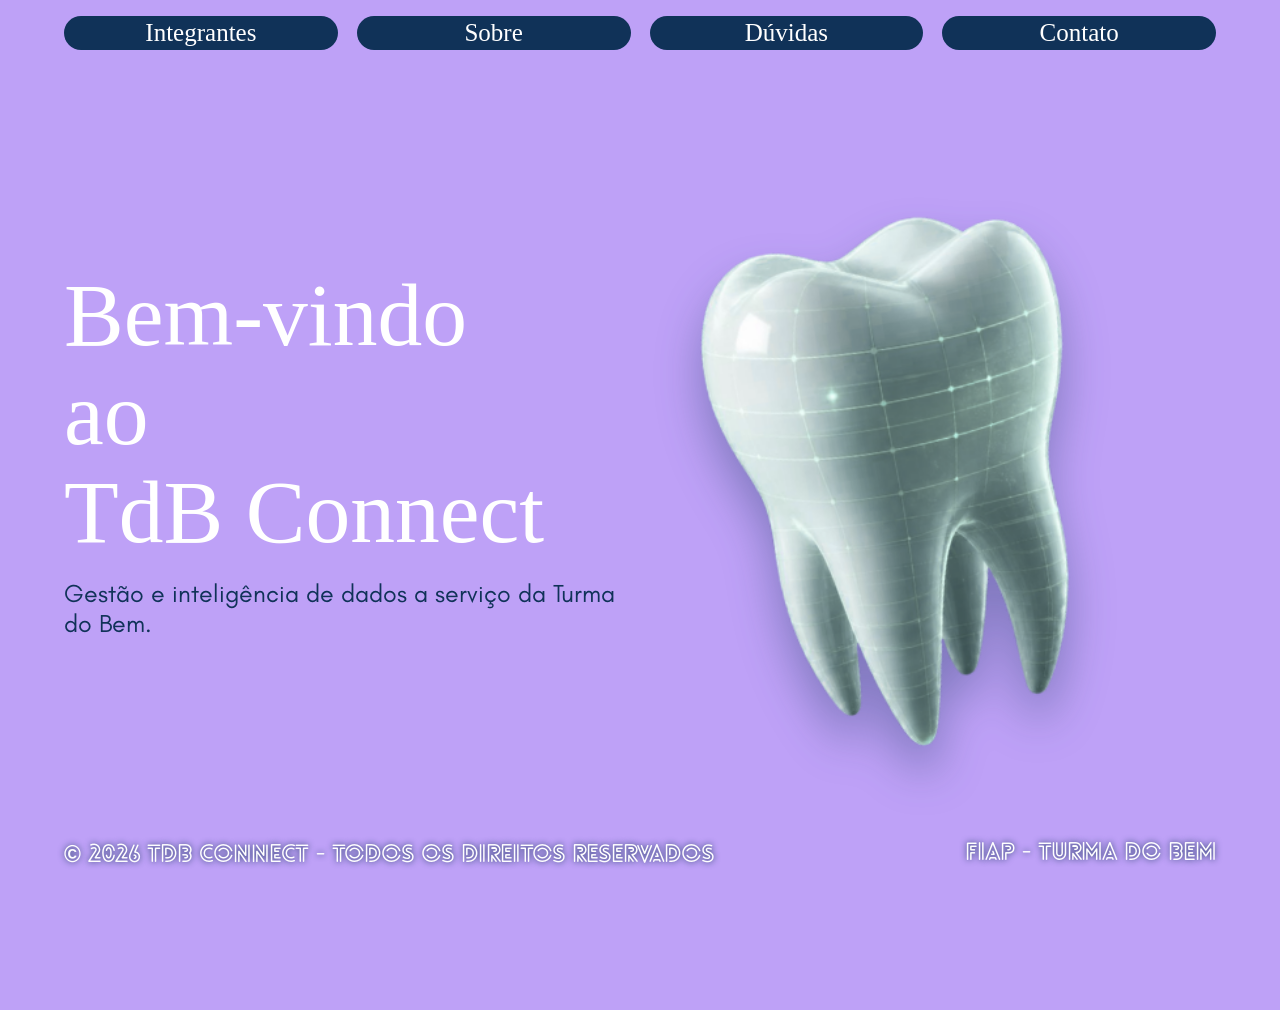
<file: index.html>
<!DOCTYPE html>
<html lang="pt-BR">
  <head>
    <meta charset="UTF-8">
    <meta name="viewport" content="width=device-width, initial-scale=1.0">
    
    <!-- Título padronizado com o nome do projeto e da página -->
    <title>TdB Connect | Início</title>

    <!-- Arquivos CSS (na raiz o caminho é css/..., sem ../) -->
    <link rel="stylesheet" href="css/reset.css">
    <link rel="stylesheet" href="css/variaveis.css">
    <link rel="stylesheet" href="css/global.css">
  </head>
  <body>
    <header class="header">
      <nav class="menu" aria-label="Navegação principal">
        <ul>
          <li><a href="pages/integrantes.html">Integrantes</a></li>
          <li><a href="pages/sobre.html">Sobre</a></li>
          <li><a href="pages/faq.html">Dúvidas</a></li>
          <li><a href="pages/contato.html">Contato</a></li>
        </ul>
      </nav>
    </header>

    <main class="hero">
      <section class="hero__texto">
        <h1>Bem-vindo<br>ao<br>TdB Connect</h1>
        <p>Gestão e inteligência de dados a serviço da Turma do Bem.</p>
      </section>

      <!-- Imagem de um dente -->
      <div class="hero__figura">
        <img class="hero__imagem" src="assets/img/img.usadas/dente.png" alt="Dente com linhas digitais representando dados e tecnologia">
      </div>
    </main>

    <footer class="footer">
      <p>© 2026 TdB Connect - Todos os direitos reservados</p>
      <p>FIAP - TURMA DO BEM</p>
    </footer>
  </body>
</html>
</file>
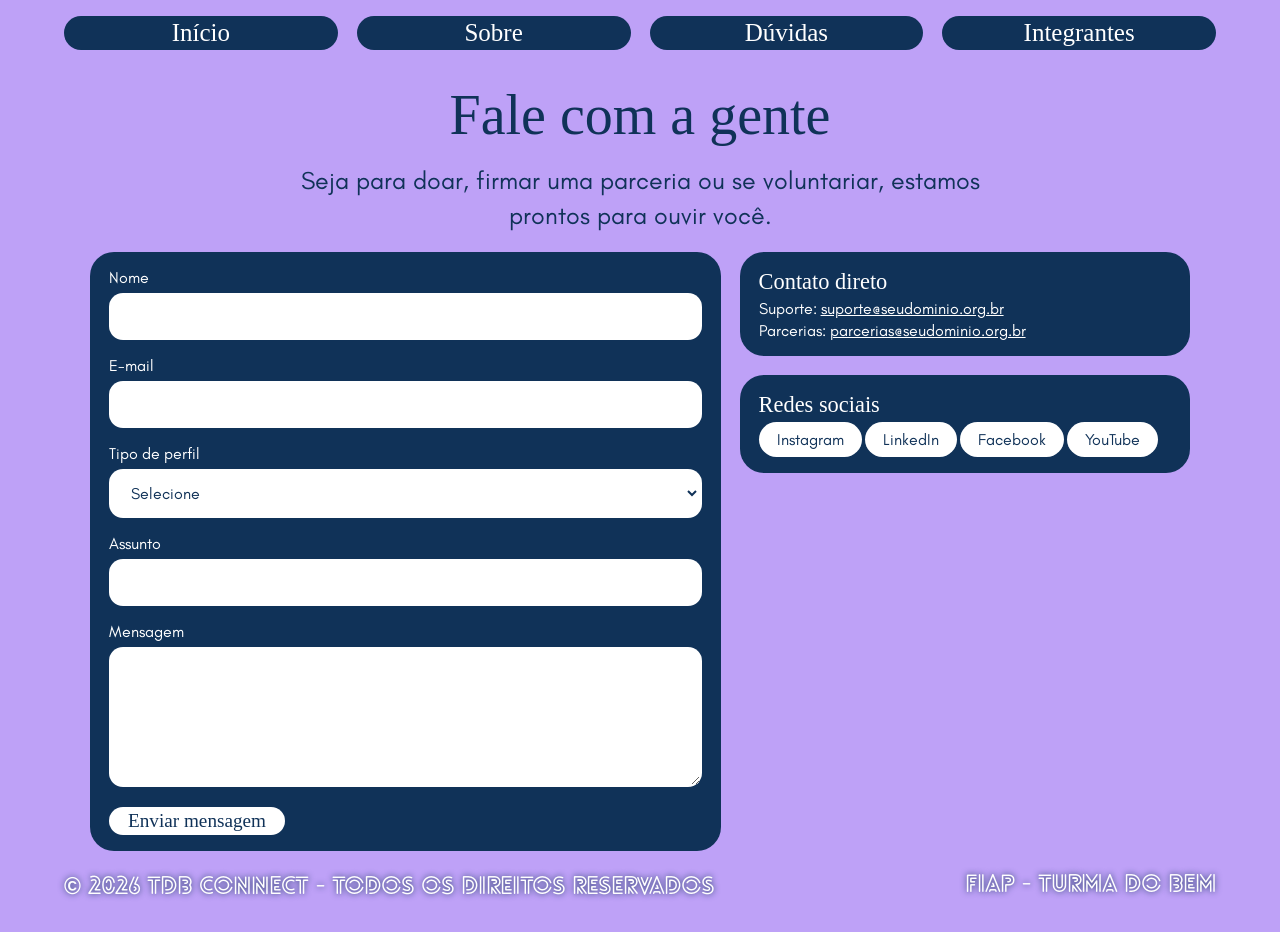
<file: pages/contato.html>
<!DOCTYPE html>
<html lang="pt-BR">
  <head>
    <meta charset="UTF-8">
    <meta name="viewport" content="width=device-width, initial-scale=1.0">
    
    <!-- Título padronizado com o nome do projeto e da página -->
    <title>TdB Connect | Contato</title> 
    
    <!-- Arquivos CSS (Subindo um nível com ../) -->
    <link rel="stylesheet" href="../css/reset.css">
    <link rel="stylesheet" href="../css/variaveis.css">
    <link rel="stylesheet" href="../css/global.css">
    <link rel="stylesheet" href="../css/pages.css">
  </head>
  <body>
   <header class="header">
      <nav class="menu" aria-label="Navegação principal">
        <ul>
          <li><a href="../index.html">Início</a></li>
          <li><a href="sobre.html">Sobre</a></li>
          <li><a href="faq.html">Dúvidas</a></li>
          <li><a href="integrantes.html">Integrantes</a></li>
        </ul>
      </nav>
   </header>
     <main class="conteudo">
       <div class="pagina">
          <h1 class="pagina__titulo">Fale com a gente</h1>
          <p class="pagina__intro">Seja para doar, firmar uma parceria ou se voluntariar, estamos prontos para ouvir você.</p>

         <div class="contato">
           <form class="caixa form" action="mailto:contato@seudominio.org.br" method="post" enctype="text/plain">
             <div class="form__campo">
               <label for="nome">Nome</label>
               <input id="nome" name="nome" type="name" required minlength="3">
             </div>
             <div class="form__campo">
               <label for="email">E-mail</label>
               <input id="email" name="email" type="email" autocomplete="email" required>
             </div>
             <div class="form__campo">
               <label for="perfil">Tipo de perfil</label>
               <select id="perfil" name="perfil" required>
                 <option value="">Selecione</option>
                 <option>Doador</option>
                 <option>Parceiro</option>
                 <option>Voluntário</option>
                 <option>Outro</option>
               </select>
             </div>
             <div class="form__campo">
               <label for="assunto">Assunto</label>
               <input id="assunto" name="assunto" type="text" required minlength="3">
             </div>
             <div class="form__campo">
               <label for="mensagem">Mensagem</label>
               <textarea id="mensagem" name="mensagem" required minlength="10"></textarea>
             </div>
             <button class="botao botao--claro" type="submit">Enviar mensagem</button>
           </form>

           <aside class="contato__lateral">
             <section class="caixa">
                <h2 class="caixa__titulo">Contato direto</h2>
                <ul class="canais">
                  <li>Suporte: <a href="mailto:suporte@seudominio.org.br">suporte@seudominio.org.br</a></li>
                  <li>Parcerias: <a href="mailto:parcerias@seudominio.org.br">parcerias@seudominio.org.br</a></li>
                </ul>
             </section>
             <section class="caixa">
               <h3 class="caixa__titulo">Redes sociais</h3>
               <div class="redes">
                 <a href="#">Instagram</a>
                 <a href="#">LinkedIn</a>
                 <a href="#">Facebook</a>
                 <a href="#">YouTube</a>
               </div>
             </section>
           </aside>
         </div>
       </div>
     </main>
      <footer class="footer">
        <p>© 2026 TdB Connect - Todos os direitos reservados</p>
        <p>FIAP - TURMA DO BEM</p>
      </footer>
  </body>
</html>
</file>
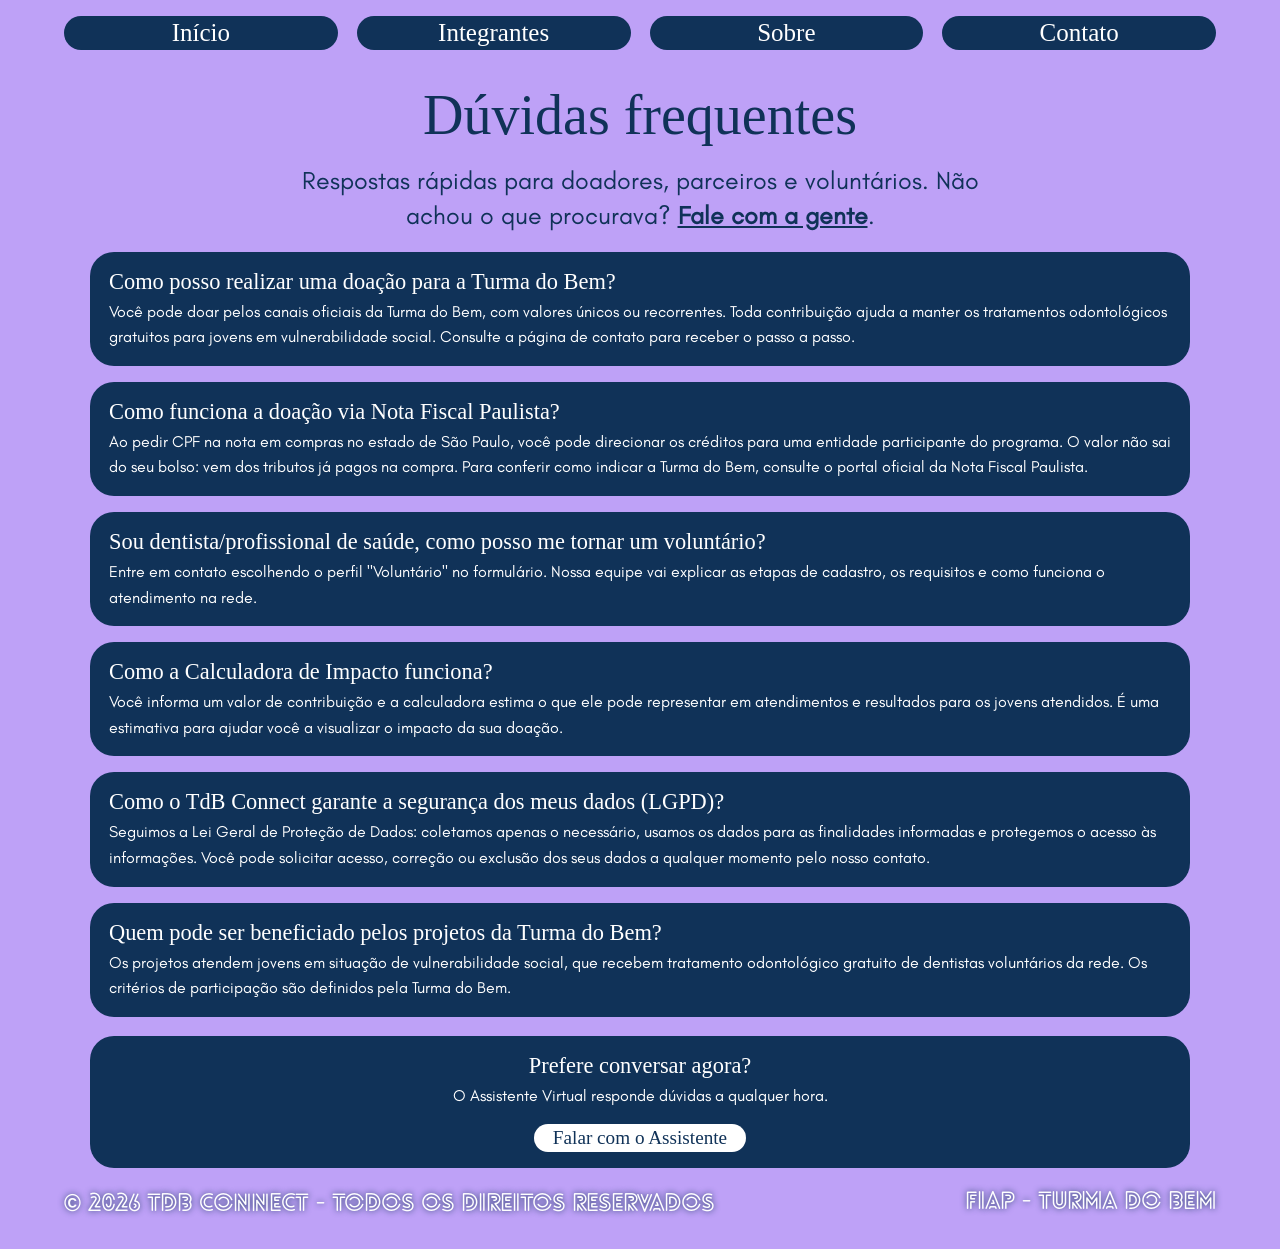
<file: pages/faq.html>
<!DOCTYPE html>
<html lang="pt-BR">
  <head>
    <meta charset="UTF-8">
    <meta name="viewport" content="width=device-width, initial-scale=1.0">
    
    <!-- Título padronizado com o nome do projeto e da página -->
    <title>TdB Connect | Dúvidas</title>

    <!-- Arquivos CSS (Subindo um nível com ../) -->
    <link rel="stylesheet" href="../css/reset.css">
    <link rel="stylesheet" href="../css/variaveis.css">
    <link rel="stylesheet" href="../css/global.css">
    <link rel="stylesheet" href="../css/pages.css">
  </head>
  <body>
    <header class="header">
      <nav class="menu" aria-label="Navegação principal">
        <ul>
          <li><a href="../index.html">Início</a></li>
          <li><a href="integrantes.html">Integrantes</a></li>
          <li><a href="sobre.html">Sobre</a></li>
          <li><a href="contato.html">Contato</a></li>
        </ul>
      </nav>
    </header>

    <main class="conteudo">
      <div class="pagina">
        <h1 class="pagina__titulo">Dúvidas frequentes</h1>
        <p class="pagina__intro">Respostas rápidas para doadores, parceiros e voluntários. Não achou o que procurava? <a href="contato.html">Fale com a gente</a>.</p>

        <!-- Cada pergunta é um cartão, igual ao da página Sobre -->
        <div class="faq__lista">
          <article class="caixa">
            <h2 class="caixa__titulo">Como posso realizar uma doação para a Turma do Bem?</h2>
            <p class="caixa__texto">Você pode doar pelos canais oficiais da Turma do Bem, com valores únicos ou recorrentes. Toda contribuição ajuda a manter os tratamentos odontológicos gratuitos para jovens em vulnerabilidade social. Consulte a página de contato para receber o passo a passo.</p>
          </article>
          <article class="caixa">
            <h2 class="caixa__titulo">Como funciona a doação via Nota Fiscal Paulista?</h2>
            <p class="caixa__texto">Ao pedir CPF na nota em compras no estado de São Paulo, você pode direcionar os créditos para uma entidade participante do programa. O valor não sai do seu bolso: vem dos tributos já pagos na compra. Para conferir como indicar a Turma do Bem, consulte o portal oficial da Nota Fiscal Paulista.</p>
          </article>
          <article class="caixa">
            <h2 class="caixa__titulo">Sou dentista/profissional de saúde, como posso me tornar um voluntário?</h2>
            <p class="caixa__texto">Entre em contato escolhendo o perfil "Voluntário" no formulário. Nossa equipe vai explicar as etapas de cadastro, os requisitos e como funciona o atendimento na rede.</p>
          </article>
          <article class="caixa">
            <h2 class="caixa__titulo">Como a Calculadora de Impacto funciona?</h2>
            <p class="caixa__texto">Você informa um valor de contribuição e a calculadora estima o que ele pode representar em atendimentos e resultados para os jovens atendidos. É uma estimativa para ajudar você a visualizar o impacto da sua doação.</p>
          </article>
          <article class="caixa">
            <h2 class="caixa__titulo">Como o TdB Connect garante a segurança dos meus dados (LGPD)?</h2>
            <p class="caixa__texto">Seguimos a Lei Geral de Proteção de Dados: coletamos apenas o necessário, usamos os dados para as finalidades informadas e protegemos o acesso às informações. Você pode solicitar acesso, correção ou exclusão dos seus dados a qualquer momento pelo nosso contato.</p>
          </article>
          <article class="caixa">
            <h2 class="caixa__titulo">Quem pode ser beneficiado pelos projetos da Turma do Bem?</h2>
            <p class="caixa__texto">Os projetos atendem jovens em situação de vulnerabilidade social, que recebem tratamento odontológico gratuito de dentistas voluntários da rede. Os critérios de participação são definidos pela Turma do Bem.</p>
          </article>
        </div>

        <section class="caixa pagina__acao">
          <h2 class="caixa__titulo">Prefere conversar agora?</h2>
          <p class="caixa__texto">O Assistente Virtual responde dúvidas a qualquer hora.</p>
          <a class="botao botao--claro" href="../index.html#chatbot">Falar com o Assistente</a>
        </section>
      </div>
    </main>

    <footer class="footer">
      <p>© 2026 TdB Connect - Todos os direitos reservados</p>
      <p>FIAP - TURMA DO BEM</p>
    </footer>
  </body>
</html>
</file>
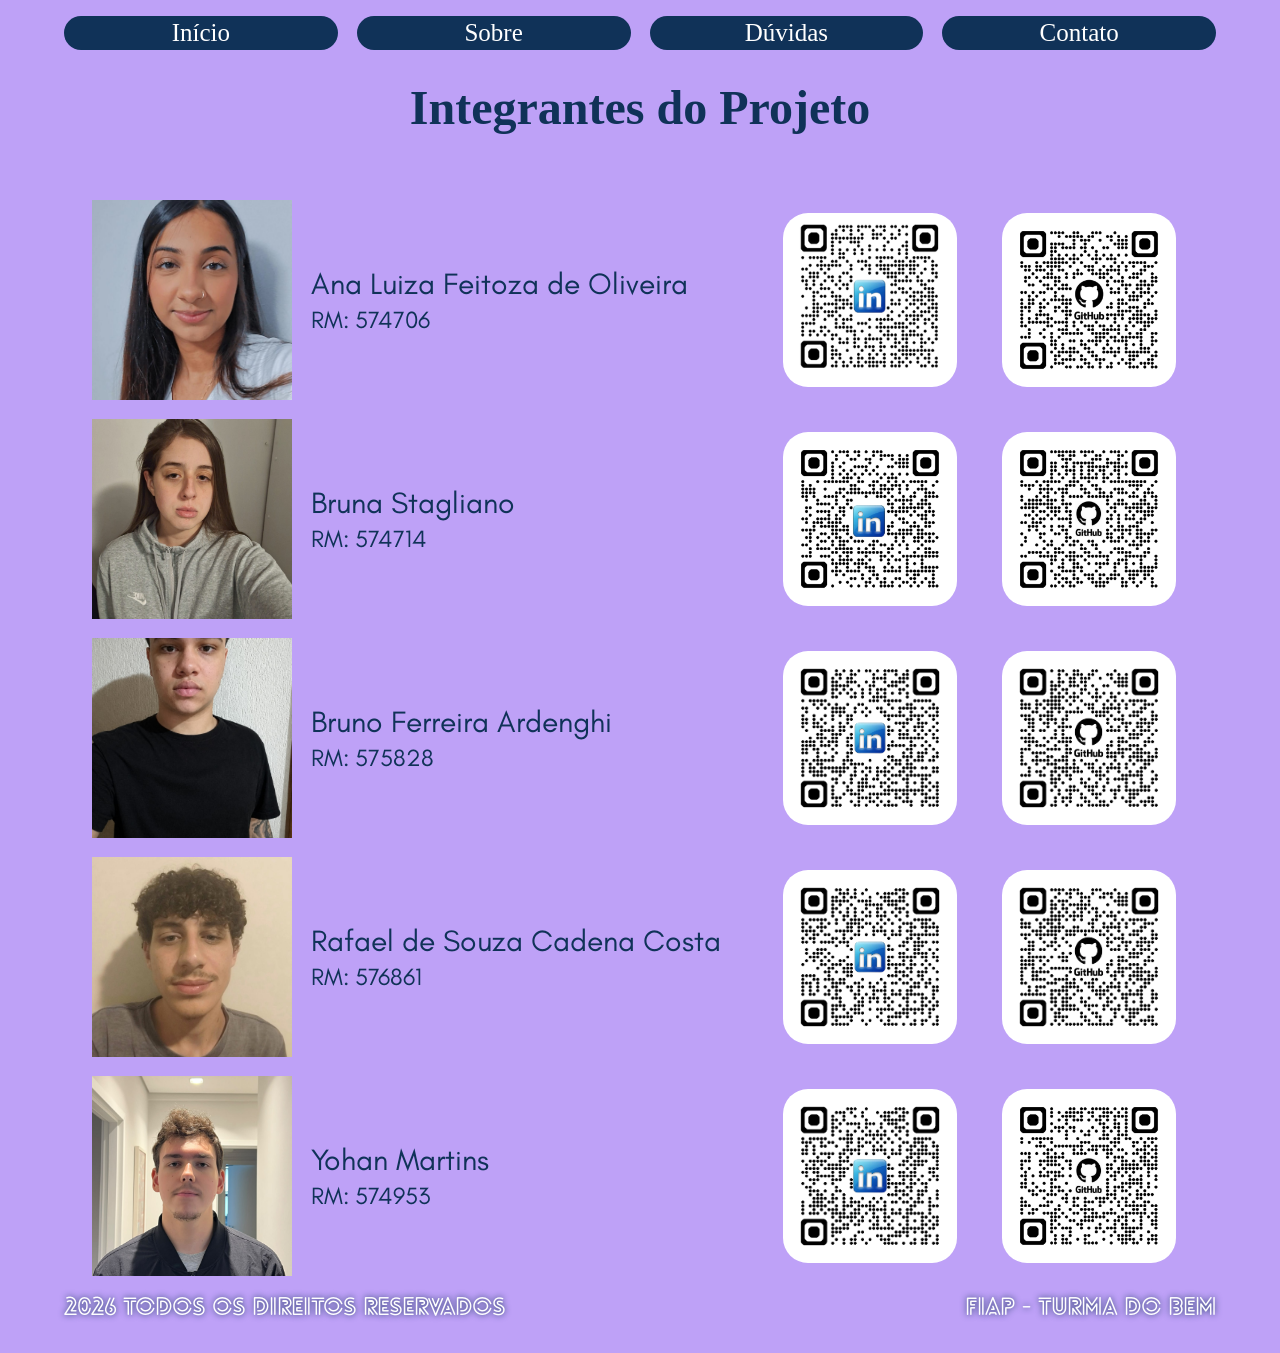
<file: pages/integrantes.html>
<!DOCTYPE html>
<html lang="pt-BR">
  <head>
    <meta charset="UTF-8">
    <meta name="viewport" content="width=device-width, initial-scale=1.0">
    
    <title>TdB Connect | Integrantes</title>

    <!-- Arquivos CSS (nas páginas dentro de pages/ o caminho começa com ../) -->
    <link rel="stylesheet" href="../css/reset.css">
    <link rel="stylesheet" href="../css/variaveis.css">
    <link rel="stylesheet" href="../css/pages.css">
    <link rel="stylesheet" href="../css/global.css">
  </head>
  <body>
    <header class="header">
      <nav class="menu">
        <ul>
          <li><a href="../index.html">Início</a></li>
          <li><a href="sobre.html">Sobre</a></li>
          <li><a href="faq.html">Dúvidas</a></li>
          <li><a href="contato.html">Contato</a></li>
        </ul>
      </nav>
      <!-- Título da Seção (Abaixo do menu) -->
      <h1 class="titulo-integrantes">Integrantes do Projeto</h1>
    </header>


    <main class="conteudo">

      <section class="integrantes">

        <!-- Integrante 1 -->
        <article class="integrante">
          <img class="integrante__foto" src="../assets/img/int.ana/foto.ana.jpeg" alt="Foto de Ana Luiza Feitoza de Oliveira">
          <div class="integrante__info">
            <h2>Ana Luiza Feitoza de Oliveira</h2>
            <p>RM: 574706</p>
          </div>
          <div class="integrante__qr">
            <a href="https://www.linkedin.com/in/ana-feitoza-3460252b3" target="_blank" rel="noopener">
              <img src="../assets/img/int.ana/in.ana.png" alt="Abrir o perfil no LinkedIn de Ana Luiza">
            </a>
          </div>
          <div class="integrante__qr">
            <a href="https://github.com/AnaFeitoza1" target="_blank" rel="noopener">
              <img src="../assets/img/int.ana/github.ana.png" alt="Abrir o perfil no GitHub de Ana Luiza">
            </a>
          </div>
        </article>

        <!-- Integrante 2 -->
        <article class="integrante">
          <img class="integrante__foto" src="../assets/img/int.bruna/foto.bruna.jpeg" alt="Foto de Bruna Stagliano">
          <div class="integrante__info">
            <h2>Bruna Stagliano</h2>
            <p>RM: 574714</p>
          </div>
          <div class="integrante__qr">
            <a href="https://www.linkedin.com/in/bruna-stagliano-b602ab3b3/" target="_blank" rel="noopener">
              <img src="../assets/img/int.bruna/in.bruna.png" alt="Abrir o perfil no LinkedIn de Bruna Stagliano">
            </a>
          </div>
          <div class="integrante__qr">
            <a href="https://github.com/brunastagliano" target="_blank" rel="noopener">
              <img src="../assets/img/int.bruna/github.bruna.png" alt="Abrir o perfil no GitHub de Bruna Stagliano">
            </a>
          </div>
        </article>

        <!-- Integrante 3 (preencher nome completo, RM e links) -->
        <article class="integrante">
          <img class="integrante__foto" src="../assets/img/int.bruno/foto.bruno.jpeg" alt="Foto de Bruno NOME COMPLETO">
          <div class="integrante__info">
            <h2>Bruno Ferreira Ardenghi</h2>
            <p>RM: 575828</p>
          </div>
          <div class="integrante__qr">
            <a href="https://www.linkedin.com/in/bruno-ferreira-3714b23b8/?isSelfProfile=false" target="_blank" rel="noopener">
              <img src="../assets/img/int.bruno/in.bruno.png" alt="Abrir o perfil no LinkedIn de Bruno">
            </a>
          </div>
          <div class="integrante__qr">
            <a href="https://github.com/brunoardenghi" target="_blank" rel="noopener">
              <img src="../assets/img/int.bruno/github.bruno.png" alt="Abrir o perfil no GitHub de Bruno">
            </a>
          </div>
        </article>

        <!-- Integrante 4 (preencher nome completo, RM e links) -->
        <article class="integrante">
          <img class="integrante__foto" src="../assets/img/int.rafael/foto.rafael.jpeg" alt="Foto de Rafael NOME COMPLETO">
          <div class="integrante__info">
            <h2>Rafael de Souza Cadena Costa</h2>
            <p>RM: 576861</p>
          </div>
          <div class="integrante__qr">
            <a href="https://www.linkedin.com/in/rafael-cadena-22b253440/" target="_blank" rel="noopener">
              <img src="../assets/img/int.rafael/in.rafael.png" alt="Abrir o perfil no LinkedIn de Rafael">
            </a>
          </div>
          <div class="integrante__qr">
            <a href="https://github.com/rafaelcadena-tech" target="_blank" rel="noopener">
              <img src="../assets/img/int.rafael/github.rafael.png" alt="Abrir o perfil no GitHub de Rafael">
            </a>
          </div>
        </article>

        <!-- Integrante 5 (preencher nome completo, RM e links) -->
        <article class="integrante">
          <img class="integrante__foto" src="../assets/img/int.yohan/foto.yohan.jpeg" alt="Foto de Yohan NOME COMPLETO">
          <div class="integrante__info">
            <h2>Yohan Martins</h2>
            <p>RM: 574953</p>
          </div>
          <div class="integrante__qr">
            <a href="https://www.linkedin.com/in/yohan-martins-020183255/" target="_blank" rel="noopener">
              <img src="../assets/img/int.yohan/in.yohan.png" alt="Abrir o perfil no LinkedIn de Yohan">
            </a>
          </div>
          <div class="integrante__qr">
            <a href="https://github.com/ymasotti-boop" target="_blank" rel="noopener">
              <img src="../assets/img/int.yohan/github.yohan.png" alt="Abrir o perfil no GitHub de Yohan">
            </a>
          </div>
        </article>

      </section>
    </main>

    <footer class="footer">
      <p>2026 Todos os direitos reservados</p>
      <p>FIAP - Turma do Bem</p>
    </footer>
  </body>
</html>
</file>
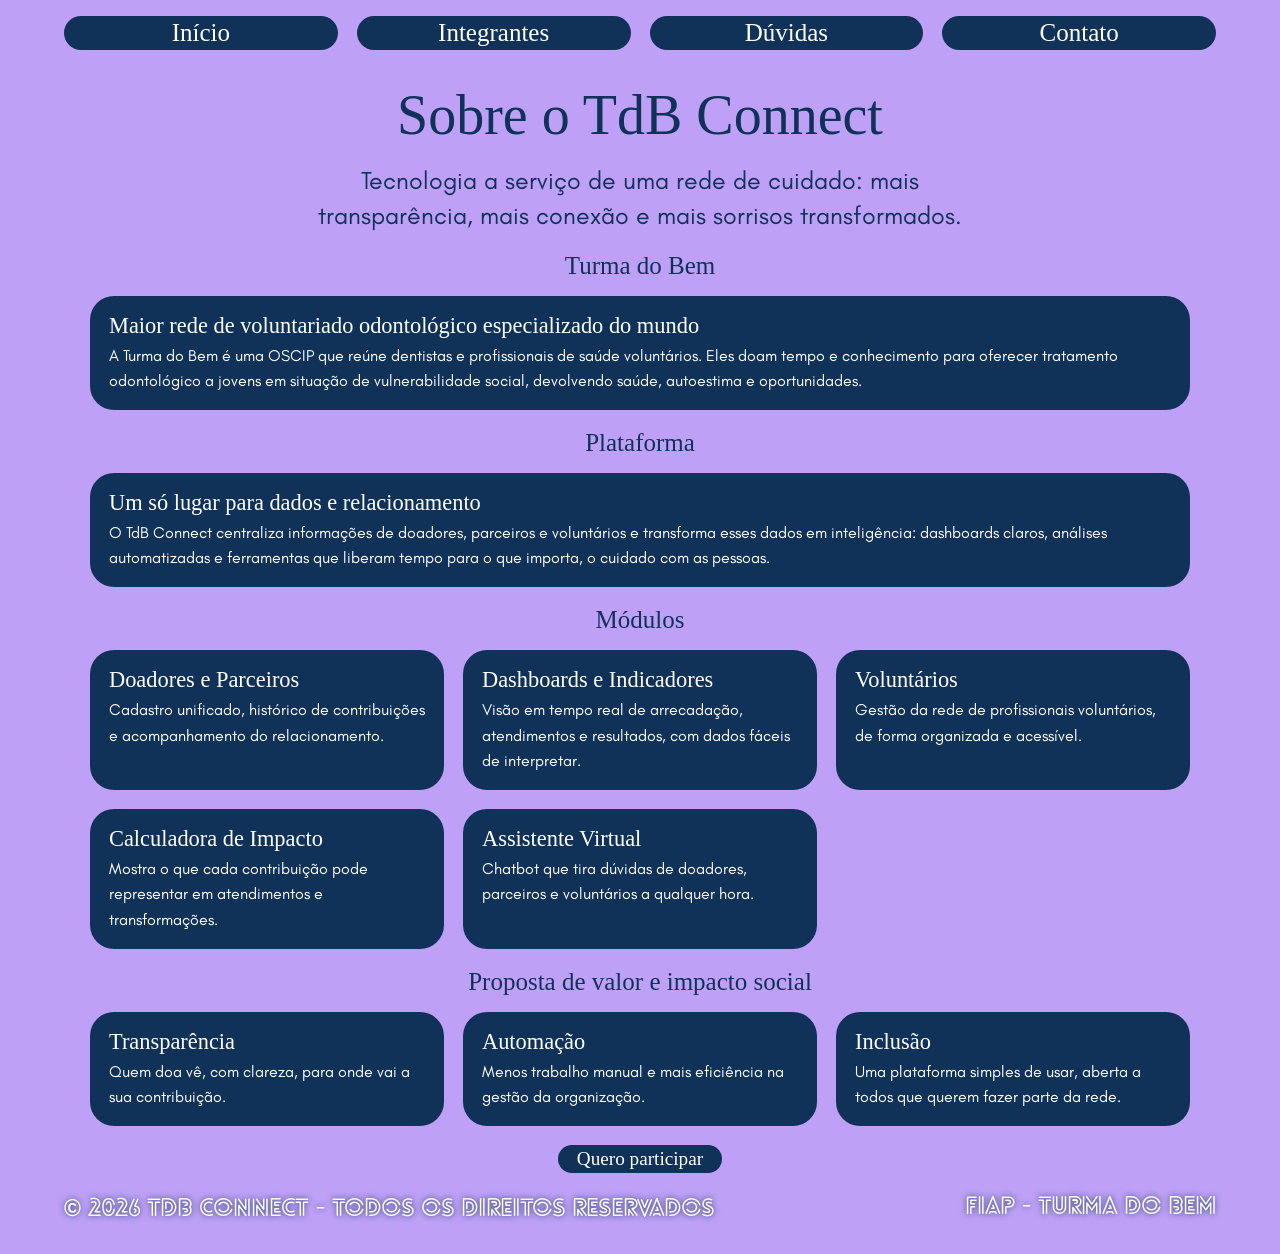
<file: pages/sobre.html>
<!DOCTYPE html>
<html lang="pt-BR">
  <head>
    <meta charset="UTF-8">
    <meta name="viewport" content="width=device-width, initial-scale=1.0">
    
    <!-- Título padronizado com o nome do projeto e da página -->
    <title>TdB Connect | Sobre</title> 
    
    <!-- Arquivos CSS (Subindo um nível com ../) -->
    <link rel="stylesheet" href="../css/reset.css">
    <link rel="stylesheet" href="../css/variaveis.css">
    <link rel="stylesheet" href="../css/global.css">
    <link rel="stylesheet" href="../css/pages.css">
  </head>
  <body>
    <header class="header">
      <nav class="menu" aria-label="Navegação principal">
       <ul>
         <li><a href="../index.html">Início</a></li>
         <li><a href="integrantes.html">Integrantes</a></li>
         <li><a href="faq.html">Dúvidas</a></li>
         <li><a href="contato.html">Contato</a></li>
       </ul>
     </nav>
    </header>
    <main class="conteudo">
     <div class="pagina">
       <h1 class="pagina__titulo">Sobre o TdB Connect</h1>
       <p class="pagina__intro">Tecnologia a serviço de uma rede de cuidado: mais transparência, mais conexão e mais sorrisos transformados.</p>

       <section class="secao">
         <h2 class="secao__titulo">Turma do Bem</h2>
         <div class="caixa">
           <h3 class="caixa__titulo">Maior rede de voluntariado odontológico especializado do mundo</h3>
           <p class="caixa__texto">A Turma do Bem é uma OSCIP que reúne dentistas e profissionais de saúde voluntários. Eles doam tempo e conhecimento para oferecer tratamento odontológico a jovens em situação de vulnerabilidade social, devolvendo saúde, autoestima e oportunidades.</p>
         </div>
       </section>

       <section class="secao">
         <h2 class="secao__titulo">Plataforma</h2>
         <div class="caixa">
            <h3 class="caixa__titulo">Um só lugar para dados e relacionamento</h3>
            <p class="caixa__texto">O TdB Connect centraliza informações de doadores, parceiros e voluntários e transforma esses dados em inteligência: dashboards claros, análises automatizadas e ferramentas que liberam tempo para o que importa, o cuidado com as pessoas.</p>
          </div>
       </section>

       <section class="secao">
         <h2 class="secao__titulo">Módulos</h2>
         <div class="grade">
           <article class="caixa">
             <h3 class="caixa__titulo">Doadores e Parceiros</h3>
             <p class="caixa__texto">Cadastro unificado, histórico de contribuições e acompanhamento do relacionamento.</p>
           </article>
           <article class="caixa">
             <h3 class="caixa__titulo">Dashboards e Indicadores</h3>
             <p class="caixa__texto">Visão em tempo real de arrecadação, atendimentos e resultados, com dados fáceis de interpretar.</p>
           </article>
           <article class="caixa">
             <h3 class="caixa__titulo">Voluntários</h3>
             <p class="caixa__texto">Gestão da rede de profissionais voluntários, de forma organizada e acessível.</p>
           </article>
           <article class="caixa">
             <h3 class="caixa__titulo">Calculadora de Impacto</h3>
             <p class="caixa__texto">Mostra o que cada contribuição pode representar em atendimentos e transformações.</p>
           </article>
           <article class="caixa">
             <h3 class="caixa__titulo">Assistente Virtual</h3>
             <p class="caixa__texto">Chatbot que tira dúvidas de doadores, parceiros e voluntários a qualquer hora.</p>
           </article>
         </div>
       </section>

       <section class="secao">
         <h2 class="secao__titulo">Proposta de valor e impacto social</h2>
         <div class="grade">
           <article class="caixa">
             <h3 class="caixa__titulo">Transparência</h3>
             <p class="caixa__texto">Quem doa vê, com clareza, para onde vai a sua contribuição.</p>
           </article>
           <article class="caixa">
             <h3 class="caixa__titulo">Automação</h3>
             <p class="caixa__texto">Menos trabalho manual e mais eficiência na gestão da organização.</p>
           </article>
           <article class="caixa">
              <h3 class="caixa__titulo">Inclusão</h3>
              <p class="caixa__texto">Uma plataforma simples de usar, aberta a todos que querem fazer parte da rede.</p>
           </article>
         </div>
       </section>

       <p class="pagina__acao"><a class="botao" href="contato.html">Quero participar</a></p>
     </div>
   </main> 
    <footer class="footer">
      <p>© 2026 TdB Connect - Todos os direitos reservados</p>
      <p>FIAP - TURMA DO BEM</p>
    </footer>
 </body>
</html>
</file>
<file: css/variaveis.css>
:root {
 /* Cores Principais */
 --cor-fundo: #bea1f7;
 --cor-primaria: #8367d3;
 --cor-destaque: #103258;
 --cor-destaque-hover: #1c5d6e;
 --cor-texto:  #103258;
 --cor-texto-claro: #ffffff;
 /*Tipografia e Fontes*/
 --fonte-titulo: georgia, serif;
 --fonte-subtitulo: "bree serif", serif;
 --fonte-corpo: "glacial indifference", sans-serif;
 --fonte-parceria: "lovelo line", sans-serif;
 /*Tamanhos de Fonte*/
 --tamanho-titulo: 122px;
 --tamanho-subtitulo: 25px;
 --tamanho-corpo: 16px;
 --tamanho-parceria: 23px;
 /* Arredondamento e Espaçamentos */
 --border-radius-botao: 25px;
 --espaco-p: 3px;
 --espaco-m: 16px;
 --espaco-g: 19px;
 --largura-max: 1200px;
}
</file>
<file: css/global.css>
/* ==========================================
   GLOBAL.CSS - TdB Connect
   Estilos compartilhados entre todas as páginas
   (usa as variáveis definidas em variaveis.css)
   ========================================== */

/* ---------- Fontes locais (@font-face) ---------- */
@font-face {
  font-family: 'Glacial Indifference';
  src: url('../assets/fonts/GlacialIndifference-Regular.otf') format('opentype');
  font-weight: normal;
  font-style: normal;
  font-display: swap;
}

@font-face {
  font-family: 'Lovelo Line';
  src: url('../assets/fonts/Lovelo-Line-Light-300.otf') format('opentype');
  font-weight: 300;
  font-style: normal;
  font-display: swap;
}

/* ---------- Base ---------- */
*,
*::before,
*::after {
  box-sizing: border-box;
  margin: 0;
  padding: 0;
}

body {
  min-height: 100vh;          /* cresce se o conteúdo for maior que a tela */
  display: flex;
  flex-direction: column;     /* menu em cima, conteúdo no meio, rodapé embaixo */
  overflow-x: hidden;         /* evita rolagem lateral indesejada */
  background-color: var(--cor-fundo);
  color: var(--cor-texto);
  font-family: var(--fonte-corpo);
  font-size: var(--tamanho-corpo);
}

h1 {
  font-family: var(--fonte-titulo);
  font-size: var(--tamanho-titulo);
}

/* ---------- Cabeçalho e menu ---------- */
.header {
  position: relative;
  z-index: 10;                /* fica acima das fotos de fundo */
  padding: var(--espaco-m) 64px;
}

.menu ul {
  display: grid;
  grid-template-columns: repeat(4, 1fr);
  gap: var(--espaco-g);
  list-style: none;
}

.menu a {
  display: block;
  padding: var(--espaco-p) var(--espaco-m);
  background-color: var(--cor-destaque);
  color: var(--cor-texto-claro);
  font-family: var(--fonte-subtitulo);
  font-size: var(--tamanho-subtitulo);
  text-align: center;
  text-decoration: none;
  border-radius: var(--border-radius-botao);
}

.menu a:hover {
  background-color: var(--cor-destaque-hover);
}

/* ---------- Rodapé ---------- */
.footer {
  position: relative;
  z-index: 10;                /* fica acima das fotos de fundo */
  display: flex;
  justify-content: space-between;
  align-items: center;
  padding: var(--espaco-p) 64px 32px;
  text-transform: uppercase;
  color: var(--cor-texto-claro);
  font-family: var(--fonte-parceria);
  font-size: var(--tamanho-parceria);
  font-weight: bold;
  text-shadow: 0 0 6px var(--cor-destaque);
}

/* ==========================================
   PÁGINA INICIAL (index.html)
   ========================================== */

/* ---------- Hero: texto à esquerda, imagens à direita ---------- */
.hero {
  flex: 1;                    /* ocupa o espaço entre o menu e o rodapé */
  min-height: 0;
  display: flex;
  align-items: center;
  justify-content: space-between;
  gap: var(--espaco-g);
  padding: 0 64px;
}

.hero__texto {
  color: var(--cor-texto-claro);
}

  .hero__texto h1 {
  font-size: min(180px, 30vh, 7vw);   
  font-weight: normal;
  line-height: 1.1;
  }

.hero__texto p {
  margin-top: var(--espaco-m);
  font-family: var(--fonte-corpo);
  font-size: min(var(--tamanho-subtitulo), 3.6vh);
  color: var(--cor-texto);
}

/* ---------- Conjunto colagem + dente ---------- */
.hero__figura {
  position: relative;
  isolation: isolate;
  flex-shrink: 0;
  height: 80vh;               /* tamanho do conjunto: ajuste aqui */
  aspect-ratio: 1.31 / 1;
  max-width: 44vw;
}


/* Dente por cima, com sombra */
.hero__imagem {
  position: absolute;
  left: 45%;
  top: 55%;
  height: 145%;               /* tamanho do dente em relação à colagem */
  width: auto;
  max-width: none;
  transform: translate(-50%, -50%);
  filter: drop-shadow(0 3vh 2.5vh rgba(16, 50, 88, 0.35));
}
</file>
<file: css/pages.css>
/* ==========================================
   PAGES.CSS - estilos específicos das páginas
   Índice: 1 Utilitários · 2 Estrutura · 3 Títulos
           4 Menu (página atual) · 5 Componentes
           6 Integrantes · 7 FAQ · 8 Contato
   ========================================== */

/* ---------- 1. Utilitários ---------- */
/* Título só para leitores de tela (mantém o h1 semântico sem aparecer) */
.visualmente-oculto {
  position: absolute;
  width: 1px;
  height: 1px;
  overflow: hidden;
  clip: rect(0 0 0 0);
  white-space: nowrap;
}

/* ---------- 2. Estrutura das páginas internas ---------- */
.conteudo {
  flex: 1;
  padding: var(--espaco-g) 64px;
}

.pagina,
.faq {
  max-width: 1100px;
  margin: 0 auto;
}

.secao {
  margin-top: var(--espaco-g);
}

.pagina__acao {
  margin-top: var(--espaco-g);
  text-align: center;
}

/* ---------- 3. Títulos e introduções ---------- */
/* Título padrão das páginas internas (Sobre, Contato, FAQ) */
.pagina__titulo,
.titulo-pagina {
  text-align: center;
  color: var(--cor-destaque);
  font-size: 56px;            /* menor que os 90px da home */
  font-weight: normal;
  line-height: 1.1;
}

/* Título da página de integrantes */
.titulo-integrantes {
  margin: 30px 0;
  text-align: center;
  color: var(--cor-destaque);
  font-size: 3rem;
  font-weight: bold;
}

.pagina__intro,
.faq__intro {
  max-width: 680px;
  margin: var(--espaco-m) auto var(--espaco-g);
  text-align: center;
  font-size: var(--tamanho-subtitulo);
  line-height: 1.4;
}

.pagina__intro a,
.faq__intro a {
  color: var(--cor-destaque);
  font-weight: bold;
}

.faq__intro a:hover {
  color: var(--cor-destaque-hover);
}

.secao__titulo {
  margin-bottom: var(--espaco-m);
  text-align: center;
  color: var(--cor-destaque);
  font-family: var(--fonte-subtitulo);
  font-size: var(--tamanho-subtitulo);
  font-weight: normal;
}

/* ---------- 4. Menu: página atual ---------- */
/* Aceita aria-current="page" (recomendado) ou class="ativo" */
.menu a[aria-current="page"],
.menu a.ativo {
  background-color: var(--cor-destaque-hover);
}

/* ---------- 5. Componentes reutilizáveis ---------- */
.grade {
  display: grid;
  grid-template-columns: repeat(auto-fit, minmax(280px, 1fr));
  gap: var(--espaco-g);
}

.caixa {
  padding: var(--espaco-m) var(--espaco-g);
  background-color: var(--cor-destaque);
  color: var(--cor-texto-claro);
  border-radius: 24px;
}

.caixa__titulo {
  margin-bottom: var(--espaco-p);
  font-family: var(--fonte-subtitulo);
  font-size: 1.4rem;
  font-weight: normal;
  line-height: 1.25;
}

.caixa__texto {
  line-height: 1.6;
}

.caixa__texto + .botao {
  margin-top: var(--espaco-m);
}

.botao {
  display: inline-block;
  padding: var(--espaco-p) var(--espaco-g);
  border: 0;
  background-color: var(--cor-destaque);
  color: var(--cor-texto-claro);
  font-family: var(--fonte-subtitulo);
  font-size: 1.2rem;
  text-decoration: none;
  cursor: pointer;
  border-radius: var(--border-radius-botao);
}

.botao:hover {
  background-color: var(--cor-destaque-hover);
}

.botao--claro {
  background-color: var(--cor-texto-claro);
  color: var(--cor-destaque);
}

.botao--claro:hover {
  background-color: #e6dcff;
}

/* ---------- 6. Página de integrantes ---------- */
/* Lista vertical: um integrante embaixo do outro */
.integrantes {
  display: flex;
  flex-direction: column;
  gap: var(--espaco-g);
}

/* Cada linha: foto | dados | QR LinkedIn | QR GitHub */
.integrante {
  display: grid;
  grid-template-columns: 200px minmax(280px, 440px) 200px 200px;
  justify-content: center;
  align-items: center;
  gap: var(--espaco-g);
}

.integrante__foto {
  display: block;
  width: 200px;
  height: 200px;
  object-fit: cover;
}

.integrante__info h2 {
  font-family: var(--fonte-corpo);
  font-size: 30px;
  font-weight: normal;
}

.integrante__info p {
  margin-top: var(--espaco-p);
  font-size: 24px;
}

/* QR code clicável: funciona como botão para o perfil */
.integrante__qr {
  display: flex;
  justify-content: center;
}

.integrante__qr a {
  display: block;
  padding: var(--espaco-p);
  background-color: var(--cor-texto-claro);
  border-radius: var(--border-radius-botao);
  transition: transform 0.2s ease, box-shadow 0.2s ease;
}

.integrante__qr a:hover,
.integrante__qr a:focus-visible {
  transform: scale(1.06);
  box-shadow: 0 6px 16px rgba(16, 50, 88, 0.35);
}

.integrante__qr img {
  display: block;
  width: 168px;
  height: 168px;
}

/* ---------- 7. FAQ ---------- */
.faq__cabecalho {
  text-align: center;
}

/* Lista de perguntas: um cartão por pergunta, com espaço entre eles */
.faq__lista {
  display: flex;
  flex-direction: column;
  gap: var(--espaco-m);
}

.faq__item {
  overflow: hidden;           /* mantém os cantos arredondados no hover */
  background-color: var(--cor-destaque);
  color: var(--cor-texto-claro);
  border-radius: var(--border-radius-botao);
}

/* Pergunta (parte clicável) */
.faq__item summary {
  display: flex;
  justify-content: space-between;
  align-items: center;
  gap: var(--espaco-m);
  padding: var(--espaco-m) var(--espaco-g);
  font-family: var(--fonte-subtitulo);
  font-size: 24px;
  cursor: pointer;
  list-style: none;           /* tira a setinha padrão */
}

.faq__item summary::-webkit-details-marker {
  display: none;              /* tira a setinha no Chrome/Safari */
}

.faq__item summary::after {
  content: "+";
  font-size: 32px;
  line-height: 1;
}

.faq__item[open] summary::after {
  content: "−";
}

.faq__item summary:hover {
  background-color: var(--cor-destaque-hover);
}

.faq__item summary:focus-visible {
  outline: 3px solid var(--cor-texto-claro);
  outline-offset: -3px;
}

/* Resposta */
.faq__item p {
  padding: 0 var(--espaco-g) var(--espaco-m);
  font-size: 20px;
  line-height: 1.5;
}

/* ---------- 8. Contato ---------- */
.contato {
  display: grid;
  grid-template-columns: 1.4fr 1fr;
  gap: var(--espaco-g);
  align-items: start;
}

.contato__lateral {
  display: flex;
  flex-direction: column;
  gap: var(--espaco-g);
}

.form__campo {
  margin-bottom: var(--espaco-m);
}

.form label {
  display: block;
  margin-bottom: 6px;
}

.form input,
.form select,
.form textarea {
  width: 100%;
  padding: 12px 16px;
  border: 2px solid transparent;
  border-radius: 14px;
  background-color: var(--cor-texto-claro);
  color: var(--cor-texto);
  font: inherit;
}

.form textarea {
  min-height: 140px;
  resize: vertical;
}

.form input:focus,
.form select:focus,
.form textarea:focus {
  outline: none;
  border-color: var(--cor-destaque-hover);
}

.form input:user-invalid,
.form select:user-invalid,
.form textarea:user-invalid {
  border-color: #e0475b;
}

.canais {
  list-style: none;
  display: flex;
  flex-direction: column;
  gap: var(--espaco-p);
}

.canais a {
  color: var(--cor-texto-claro);
}

.redes {
  display: flex;
  flex-wrap: wrap;
  gap: var(--espaco-p);
}

.redes a {
  padding: 8px 18px;
  background-color: var(--cor-texto-claro);
  color: var(--cor-destaque);
  text-decoration: none;
  border-radius: var(--border-radius-botao);
}

.redes a:hover {
  background-color: #e6dcff;
}
</file>
